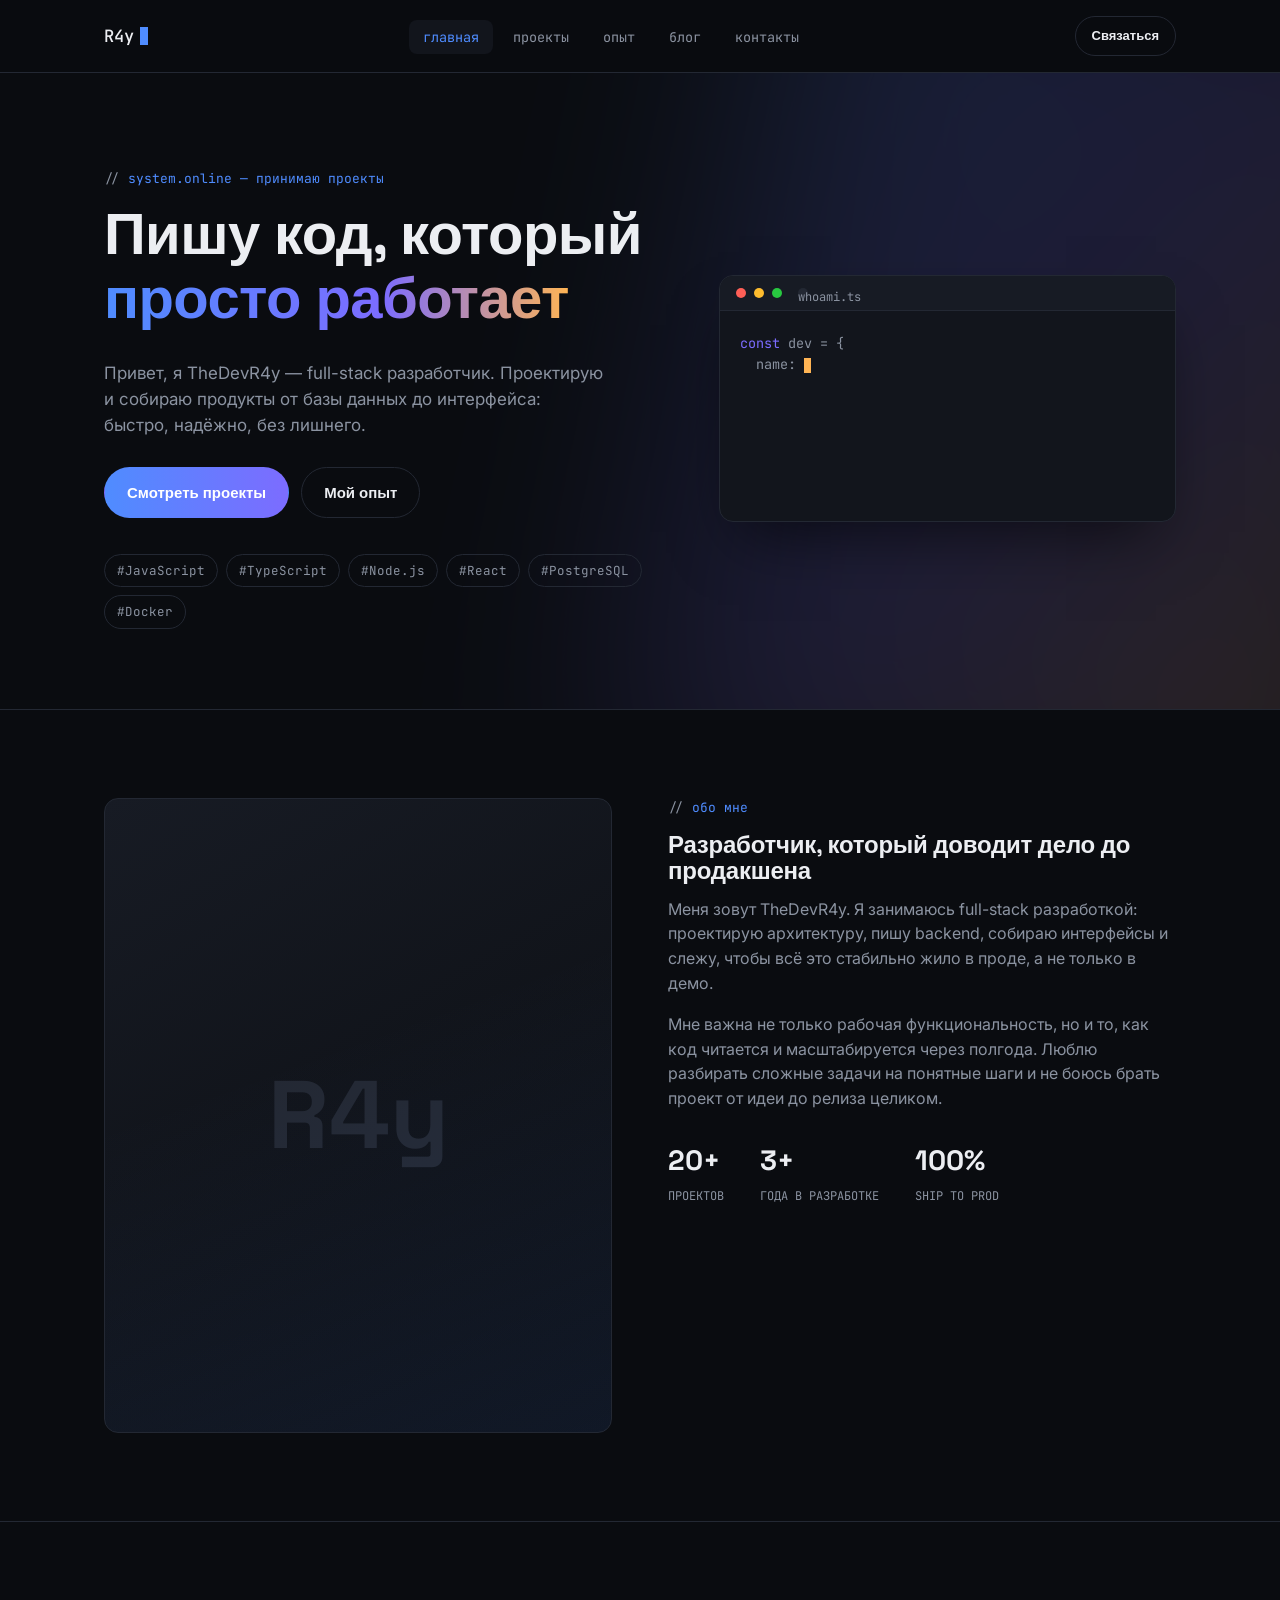
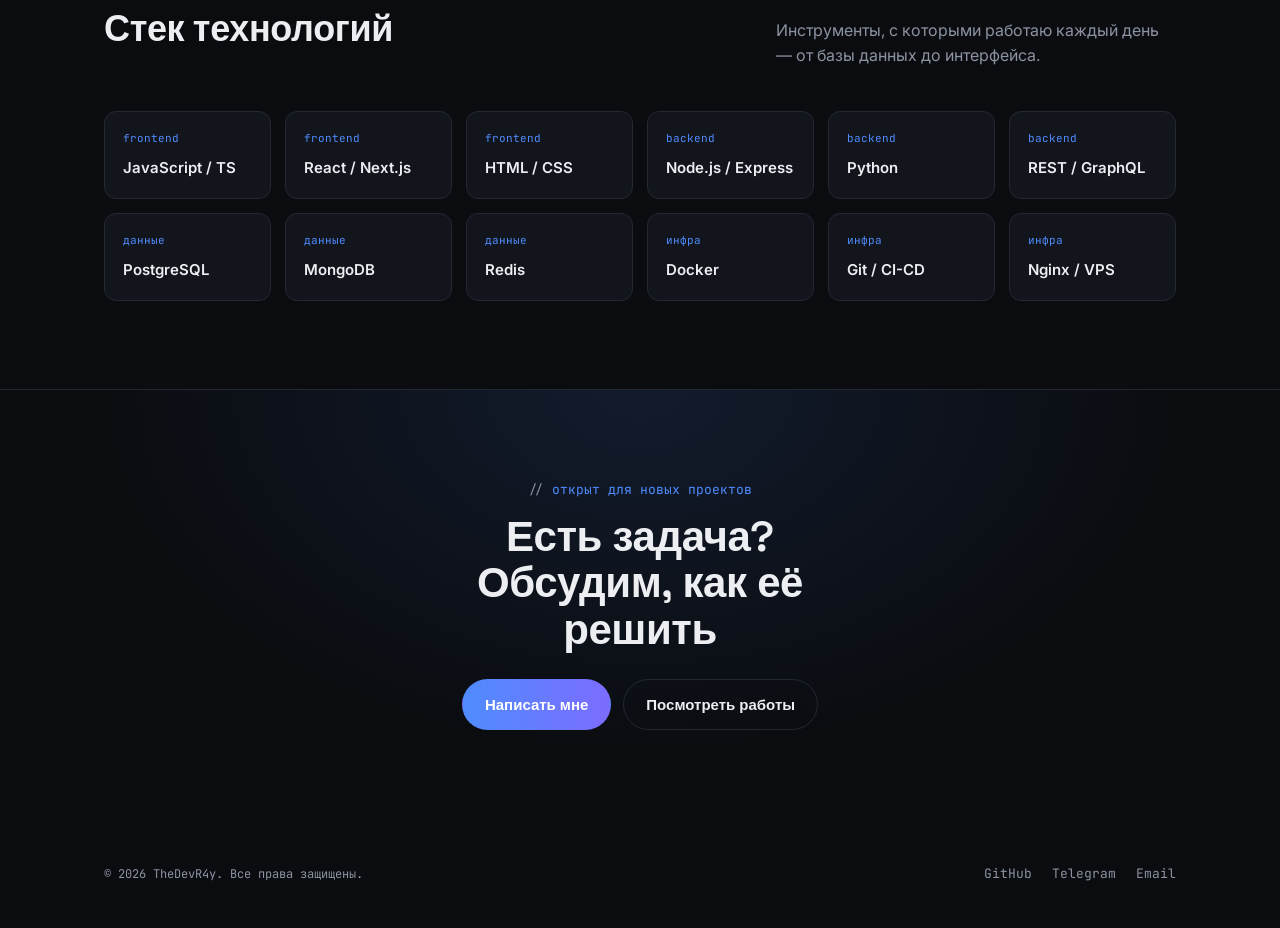
<file: index.html>
<!DOCTYPE html>
<html lang="ru">
<head>
<meta charset="UTF-8">
<meta name="viewport" content="width=device-width, initial-scale=1.0">
<title>TheDevR4y — Full-stack разработчик</title>
<meta name="description" content="Портфолио TheDevR4y — full-stack разработчика. Проекты, стек технологий, опыт работы и блог.">
<link rel="stylesheet" href="assets/style.css">
</head>
<body>

<header class="site-header">
  <div class="wrap">
    <a href="index.html" class="logo">R4y<span class="cursor"></span></a>
    <nav class="main-nav" id="main-nav">
      <ul>
        <li><a href="index.html">главная</a></li>
        <li><a href="projects.html">проекты</a></li>
        <li><a href="resume.html">опыт</a></li>
        <li><a href="blog.html">блог</a></li>
        <li><a href="contact.html">контакты</a></li>
      </ul>
    </nav>
    <div class="header-actions">
      <a href="contact.html" class="btn btn-ghost btn-sm">Связаться</a>
      <button class="nav-toggle" aria-label="Меню" aria-expanded="false">☰</button>
    </div>
  </div>
</header>

<section class="hero">
  <div class="wrap hero-grid">
    <div>
      <div class="eyebrow">system.online — принимаю проекты</div>
      <h1>Пишу код, который <span class="grad">просто работает</span></h1>
      <p class="hero-lede">Привет, я TheDevR4y — full-stack разработчик. Проектирую и собираю продукты от базы данных до интерфейса: быстро, надёжно, без лишнего.</p>
      <div class="hero-actions">
        <a href="projects.html" class="btn btn-primary">Смотреть проекты</a>
        <a href="resume.html" class="btn btn-ghost">Мой опыт</a>
      </div>
      <div class="hero-tags">
        <span class="tag">#JavaScript</span>
        <span class="tag">#TypeScript</span>
        <span class="tag">#Node.js</span>
        <span class="tag">#React</span>
        <span class="tag">#PostgreSQL</span>
        <span class="tag">#Docker</span>
      </div>
    </div>
    <div class="terminal reveal">
      <div class="terminal-bar">
        <span></span><span></span><span></span>
        <span class="fname">whoami.ts</span>
      </div>
      <div class="terminal-body" data-type-lines='["<span class=\"kw\">const</span> dev = {", "&nbsp;&nbsp;name: <span class=\"str\">\"TheDevR4y\"</span>,", "&nbsp;&nbsp;role: <span class=\"str\">\"Full-stack Developer\"</span>,", "&nbsp;&nbsp;stack: [<span class=\"str\">\"JS\"</span>, <span class=\"str\">\"TS\"</span>, <span class=\"str\">\"Node\"</span>, <span class=\"str\">\"React\"</span>],", "&nbsp;&nbsp;focus: <span class=\"str\">\"чистый код и живые продукты\"</span>", "};", "", "<span class=\"fn\">deploy</span>(dev); <span class=\"cmt\">// → production</span>"]'></div>
    </div>
  </div>
</section>

<section id="about">
  <div class="wrap two-col">
    <div class="about-photo reveal">
      <div class="initials">R4y</div>
    </div>
    <div class="reveal">
      <div class="eyebrow">обо мне</div>
      <h2>Разработчик, который доводит дело до продакшена</h2>
      <p>Меня зовут TheDevR4y. Я занимаюсь full-stack разработкой: проектирую архитектуру, пишу backend, собираю интерфейсы и слежу, чтобы всё это стабильно жило в проде, а не только в демо.</p>
      <p>Мне важна не только рабочая функциональность, но и то, как код читается и масштабируется через полгода. Люблю разбирать сложные задачи на понятные шаги и не боюсь брать проект от идеи до релиза целиком.</p>
      <div class="stat-row">
        <div class="stat"><b>20+</b><span>ПРОЕКТОВ</span></div>
        <div class="stat"><b>3+</b><span>ГОДА В РАЗРАБОТКЕ</span></div>
        <div class="stat"><b>100%</b><span>SHIP TO PROD</span></div>
      </div>
    </div>
  </div>
</section>

<section id="stack">
  <div class="wrap">
    <div class="section-head">
      <h2>Стек технологий</h2>
      <p>Инструменты, с которыми работаю каждый день — от базы данных до интерфейса.</p>
    </div>
    <div class="stack-grid">
      <div class="stack-item reveal"><span class="cat">frontend</span><span class="name">JavaScript / TS</span></div>
      <div class="stack-item reveal"><span class="cat">frontend</span><span class="name">React / Next.js</span></div>
      <div class="stack-item reveal"><span class="cat">frontend</span><span class="name">HTML / CSS</span></div>
      <div class="stack-item reveal"><span class="cat">backend</span><span class="name">Node.js / Express</span></div>
      <div class="stack-item reveal"><span class="cat">backend</span><span class="name">Python</span></div>
      <div class="stack-item reveal"><span class="cat">backend</span><span class="name">REST / GraphQL</span></div>
      <div class="stack-item reveal"><span class="cat">данные</span><span class="name">PostgreSQL</span></div>
      <div class="stack-item reveal"><span class="cat">данные</span><span class="name">MongoDB</span></div>
      <div class="stack-item reveal"><span class="cat">данные</span><span class="name">Redis</span></div>
      <div class="stack-item reveal"><span class="cat">инфра</span><span class="name">Docker</span></div>
      <div class="stack-item reveal"><span class="cat">инфра</span><span class="name">Git / CI-CD</span></div>
      <div class="stack-item reveal"><span class="cat">инфра</span><span class="name">Nginx / VPS</span></div>
    </div>
  </div>
</section>

<section class="cta">
  <div class="wrap">
    <div class="eyebrow" style="justify-content:center">открыт для новых проектов</div>
    <h2>Есть задача? Обсудим, как её решить</h2>
    <div class="cta-actions">
      <a href="contact.html" class="btn btn-primary">Написать мне</a>
      <a href="projects.html" class="btn btn-ghost">Посмотреть работы</a>
    </div>
  </div>
</section>

<footer class="site-footer">
  <div class="wrap footer-grid">
    <span class="copyright">© 2026 TheDevR4y. Все права защищены.</span>
    <div class="footer-links">
      <a href="https://github.com" target="_blank" rel="noopener">GitHub</a>
      <a href="https://t.me" target="_blank" rel="noopener">Telegram</a>
      <a href="mailto:hello@thedevr4y.dev">Email</a>
    </div>
  </div>
</footer>

<script src="assets/script.js"></script>
</body>
</html>
</file>
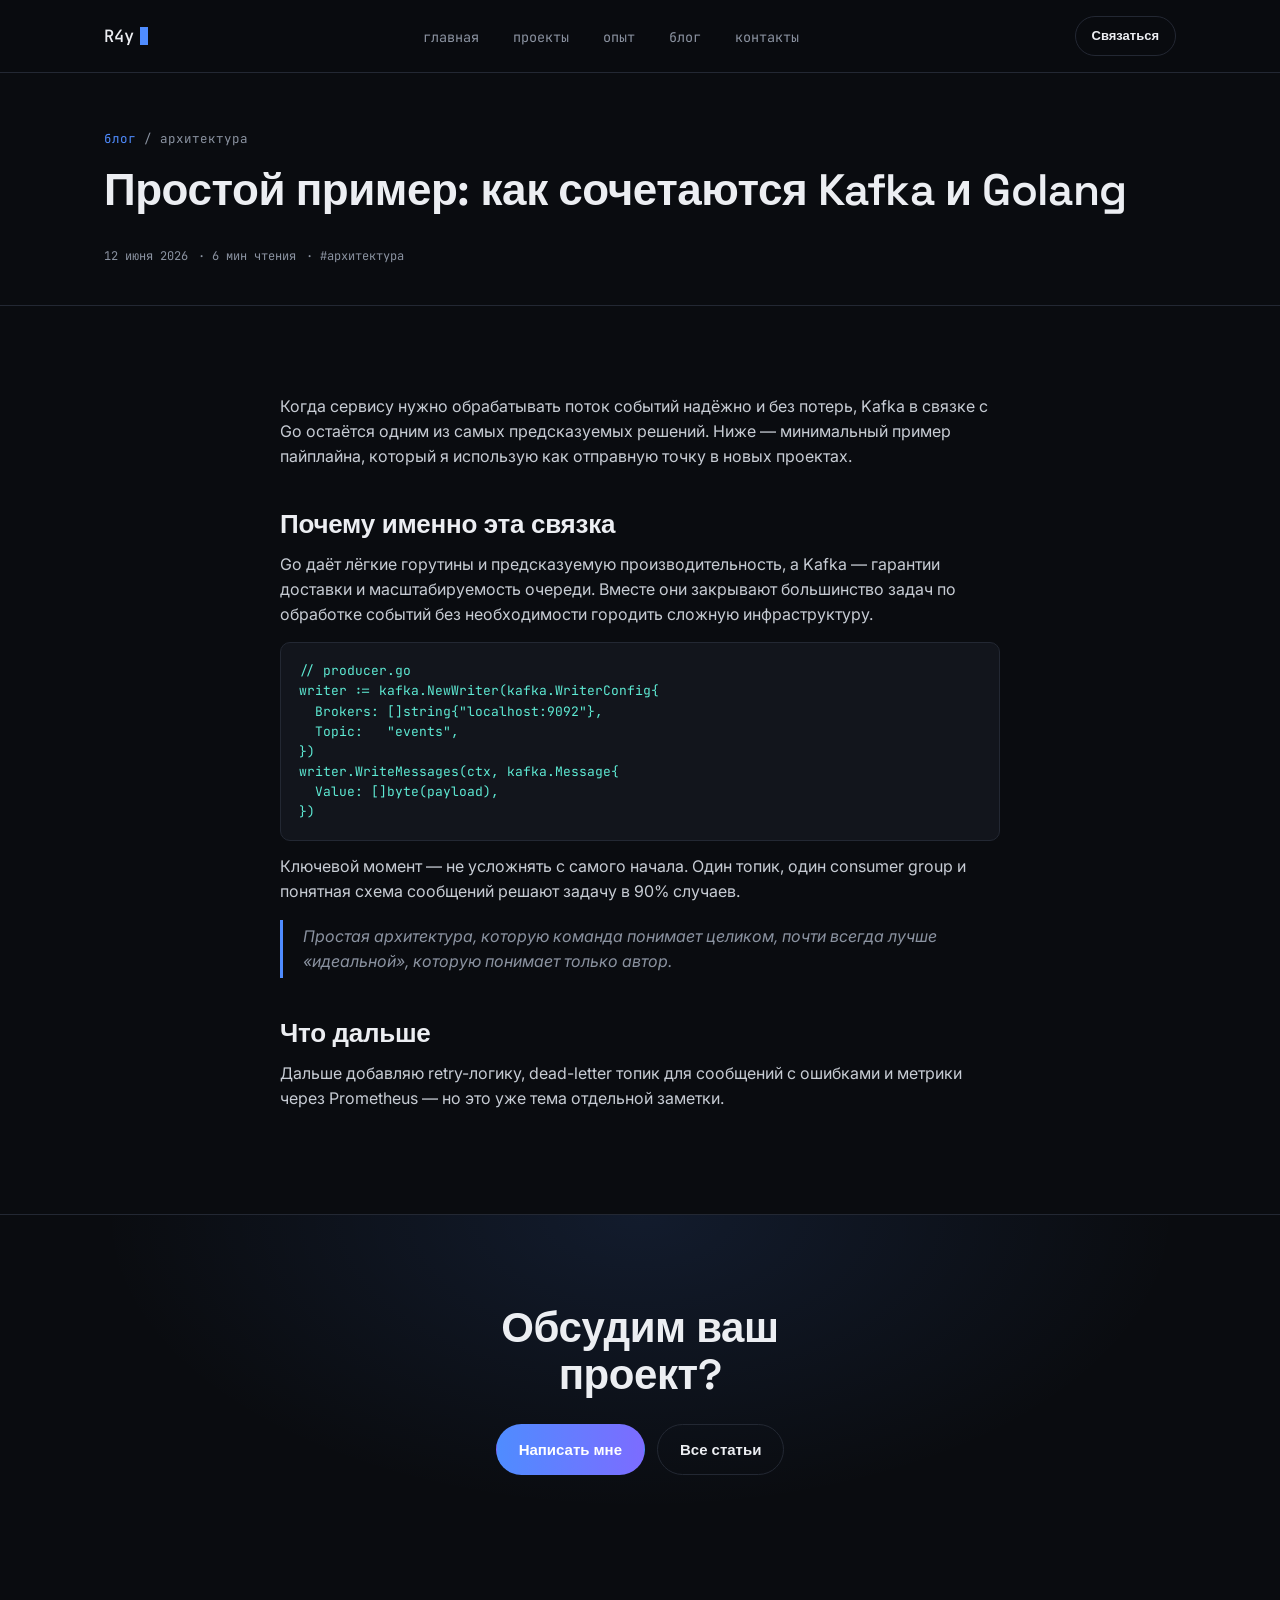
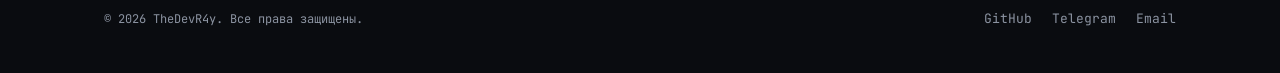
<file: blog-post.html>
<!DOCTYPE html>
<html lang="ru">
<head>
<meta charset="UTF-8">
<meta name="viewport" content="width=device-width, initial-scale=1.0">
<title>Простой пример: Kafka + Golang — блог TheDevR4y</title>
<meta name="description" content="Как построить надёжный пайплайн обработки событий на Kafka и Golang без лишней сложности.">
<link rel="stylesheet" href="assets/style.css">
</head>
<body>

<header class="site-header">
  <div class="wrap">
    <a href="index.html" class="logo">R4y<span class="cursor"></span></a>
    <nav class="main-nav" id="main-nav">
      <ul>
        <li><a href="index.html">главная</a></li>
        <li><a href="projects.html">проекты</a></li>
        <li><a href="resume.html">опыт</a></li>
        <li><a href="blog.html">блог</a></li>
        <li><a href="contact.html">контакты</a></li>
      </ul>
    </nav>
    <div class="header-actions">
      <a href="contact.html" class="btn btn-ghost btn-sm">Связаться</a>
      <button class="nav-toggle" aria-label="Меню" aria-expanded="false">☰</button>
    </div>
  </div>
</header>

<section class="page-hero">
  <div class="wrap">
    <div class="breadcrumb"><a href="blog.html">блог</a> / архитектура</div>
    <h1>Простой пример: как сочетаются Kafka и Golang</h1>
    <span class="post-meta" style="margin-top:6px;"><span>12 июня 2026</span><span>· 6 мин чтения</span><span>· #архитектура</span></span>
  </div>
</section>

<section>
  <div class="wrap">
    <article class="post-content reveal">
      <p>Когда сервису нужно обрабатывать поток событий надёжно и без потерь, Kafka в связке с Go остаётся одним из самых предсказуемых решений. Ниже — минимальный пример пайплайна, который я использую как отправную точку в новых проектах.</p>

      <h2>Почему именно эта связка</h2>
      <p>Go даёт лёгкие горутины и предсказуемую производительность, а Kafka — гарантии доставки и масштабируемость очереди. Вместе они закрывают большинство задач по обработке событий без необходимости городить сложную инфраструктуру.</p>

      <pre><span class="cmt">// producer.go</span>
writer := kafka.NewWriter(kafka.WriterConfig{
  Brokers: []string{"localhost:9092"},
  Topic:   "events",
})
writer.WriteMessages(ctx, kafka.Message{
  Value: []byte(payload),
})</pre>

      <p>Ключевой момент — не усложнять с самого начала. Один топик, один consumer group и понятная схема сообщений решают задачу в 90% случаев.</p>

      <blockquote>Простая архитектура, которую команда понимает целиком, почти всегда лучше «идеальной», которую понимает только автор.</blockquote>

      <h2>Что дальше</h2>
      <p>Дальше добавляю retry-логику, dead-letter топик для сообщений с ошибками и метрики через Prometheus — но это уже тема отдельной заметки.</p>
    </article>
  </div>
</section>

<section class="cta">
  <div class="wrap">
    <h2>Обсудим ваш проект?</h2>
    <div class="cta-actions">
      <a href="contact.html" class="btn btn-primary">Написать мне</a>
      <a href="blog.html" class="btn btn-ghost">Все статьи</a>
    </div>
  </div>
</section>

<footer class="site-footer">
  <div class="wrap footer-grid">
    <span class="copyright">© 2026 TheDevR4y. Все права защищены.</span>
    <div class="footer-links">
      <a href="https://github.com" target="_blank" rel="noopener">GitHub</a>
      <a href="https://t.me" target="_blank" rel="noopener">Telegram</a>
      <a href="mailto:hello@thedevr4y.dev">Email</a>
    </div>
  </div>
</footer>

<script src="assets/script.js"></script>
</body>
</html>
</file>
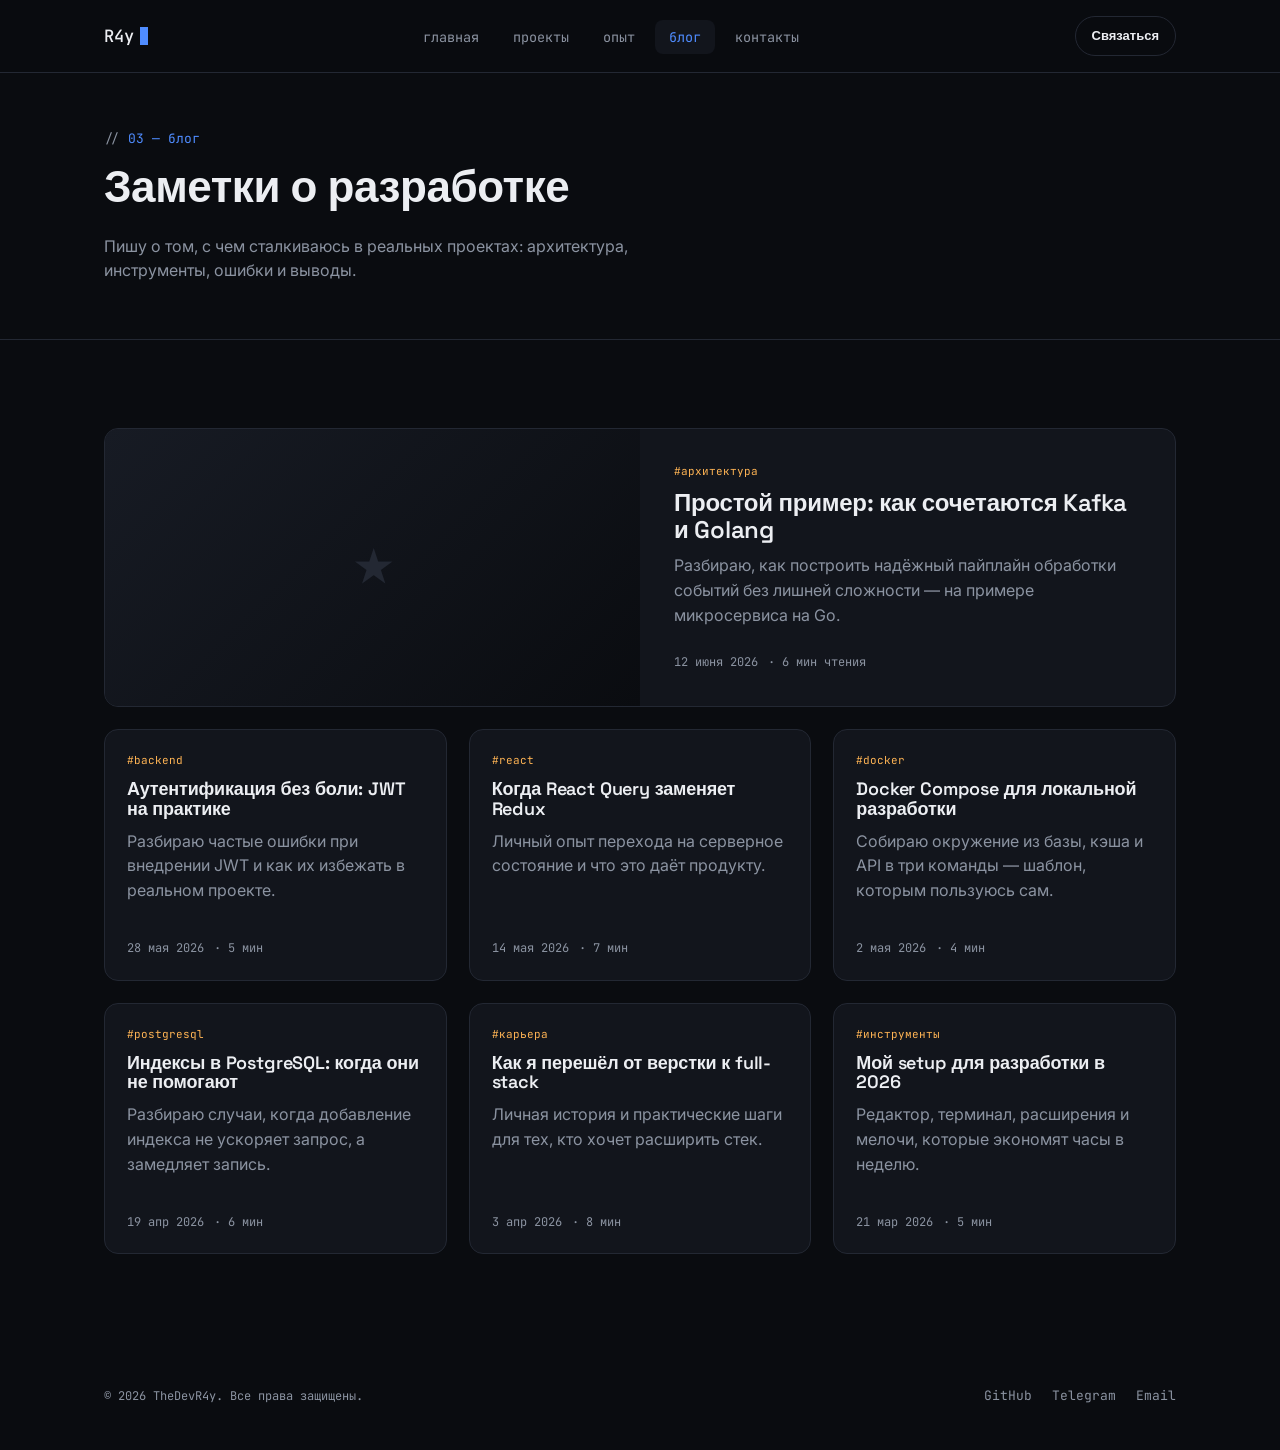
<file: blog.html>
<!DOCTYPE html>
<html lang="ru">
<head>
<meta charset="UTF-8">
<meta name="viewport" content="width=device-width, initial-scale=1.0">
<title>Блог — TheDevR4y</title>
<meta name="description" content="Заметки TheDevR4y о разработке, архитектуре и инструментах.">
<link rel="stylesheet" href="assets/style.css">
</head>
<body>

<header class="site-header">
  <div class="wrap">
    <a href="index.html" class="logo">R4y<span class="cursor"></span></a>
    <nav class="main-nav" id="main-nav">
      <ul>
        <li><a href="index.html">главная</a></li>
        <li><a href="projects.html">проекты</a></li>
        <li><a href="resume.html">опыт</a></li>
        <li><a href="blog.html">блог</a></li>
        <li><a href="contact.html">контакты</a></li>
      </ul>
    </nav>
    <div class="header-actions">
      <a href="contact.html" class="btn btn-ghost btn-sm">Связаться</a>
      <button class="nav-toggle" aria-label="Меню" aria-expanded="false">☰</button>
    </div>
  </div>
</header>

<section class="page-hero">
  <div class="wrap">
    <div class="eyebrow">03 — блог</div>
    <h1>Заметки о разработке</h1>
    <p style="max-width:60ch">Пишу о том, с чем сталкиваюсь в реальных проектах: архитектура, инструменты, ошибки и выводы.</p>
  </div>
</section>

<section>
  <div class="wrap">

    <a href="blog-post.html" class="post-featured reveal">
      <div class="ph"><span class="glyph" style="font-family:'Space Grotesk';font-weight:700;font-size:42px;color:var(--line);">★</span></div>
      <div class="pf-body">
        <span class="post-tag">#архитектура</span>
        <h3 style="font-size:24px;margin:10px 0;">Простой пример: как сочетаются Kafka и Golang</h3>
        <p>Разбираю, как построить надёжный пайплайн обработки событий без лишней сложности — на примере микросервиса на Go.</p>
        <span class="post-meta"><span>12 июня 2026</span><span>· 6 мин чтения</span></span>
      </div>
    </a>

    <div class="blog-grid">
      <a href="blog-post.html" class="post-card reveal">
        <span class="post-tag">#backend</span>
        <h3>Аутентификация без боли: JWT на практике</h3>
        <p>Разбираю частые ошибки при внедрении JWT и как их избежать в реальном проекте.</p>
        <span class="post-meta"><span>28 мая 2026</span><span>· 5 мин</span></span>
      </a>
      <a href="blog-post.html" class="post-card reveal">
        <span class="post-tag">#react</span>
        <h3>Когда React Query заменяет Redux</h3>
        <p>Личный опыт перехода на серверное состояние и что это даёт продукту.</p>
        <span class="post-meta"><span>14 мая 2026</span><span>· 7 мин</span></span>
      </a>
      <a href="blog-post.html" class="post-card reveal">
        <span class="post-tag">#docker</span>
        <h3>Docker Compose для локальной разработки</h3>
        <p>Собираю окружение из базы, кэша и API в три команды — шаблон, которым пользуюсь сам.</p>
        <span class="post-meta"><span>2 мая 2026</span><span>· 4 мин</span></span>
      </a>
      <a href="blog-post.html" class="post-card reveal">
        <span class="post-tag">#postgresql</span>
        <h3>Индексы в PostgreSQL: когда они не помогают</h3>
        <p>Разбираю случаи, когда добавление индекса не ускоряет запрос, а замедляет запись.</p>
        <span class="post-meta"><span>19 апр 2026</span><span>· 6 мин</span></span>
      </a>
      <a href="blog-post.html" class="post-card reveal">
        <span class="post-tag">#карьера</span>
        <h3>Как я перешёл от верстки к full-stack</h3>
        <p>Личная история и практические шаги для тех, кто хочет расширить стек.</p>
        <span class="post-meta"><span>3 апр 2026</span><span>· 8 мин</span></span>
      </a>
      <a href="blog-post.html" class="post-card reveal">
        <span class="post-tag">#инструменты</span>
        <h3>Мой setup для разработки в 2026</h3>
        <p>Редактор, терминал, расширения и мелочи, которые экономят часы в неделю.</p>
        <span class="post-meta"><span>21 мар 2026</span><span>· 5 мин</span></span>
      </a>
    </div>
  </div>
</section>

<footer class="site-footer">
  <div class="wrap footer-grid">
    <span class="copyright">© 2026 TheDevR4y. Все права защищены.</span>
    <div class="footer-links">
      <a href="https://github.com" target="_blank" rel="noopener">GitHub</a>
      <a href="https://t.me" target="_blank" rel="noopener">Telegram</a>
      <a href="mailto:hello@thedevr4y.dev">Email</a>
    </div>
  </div>
</footer>

<script src="assets/script.js"></script>
</body>
</html>
</file>
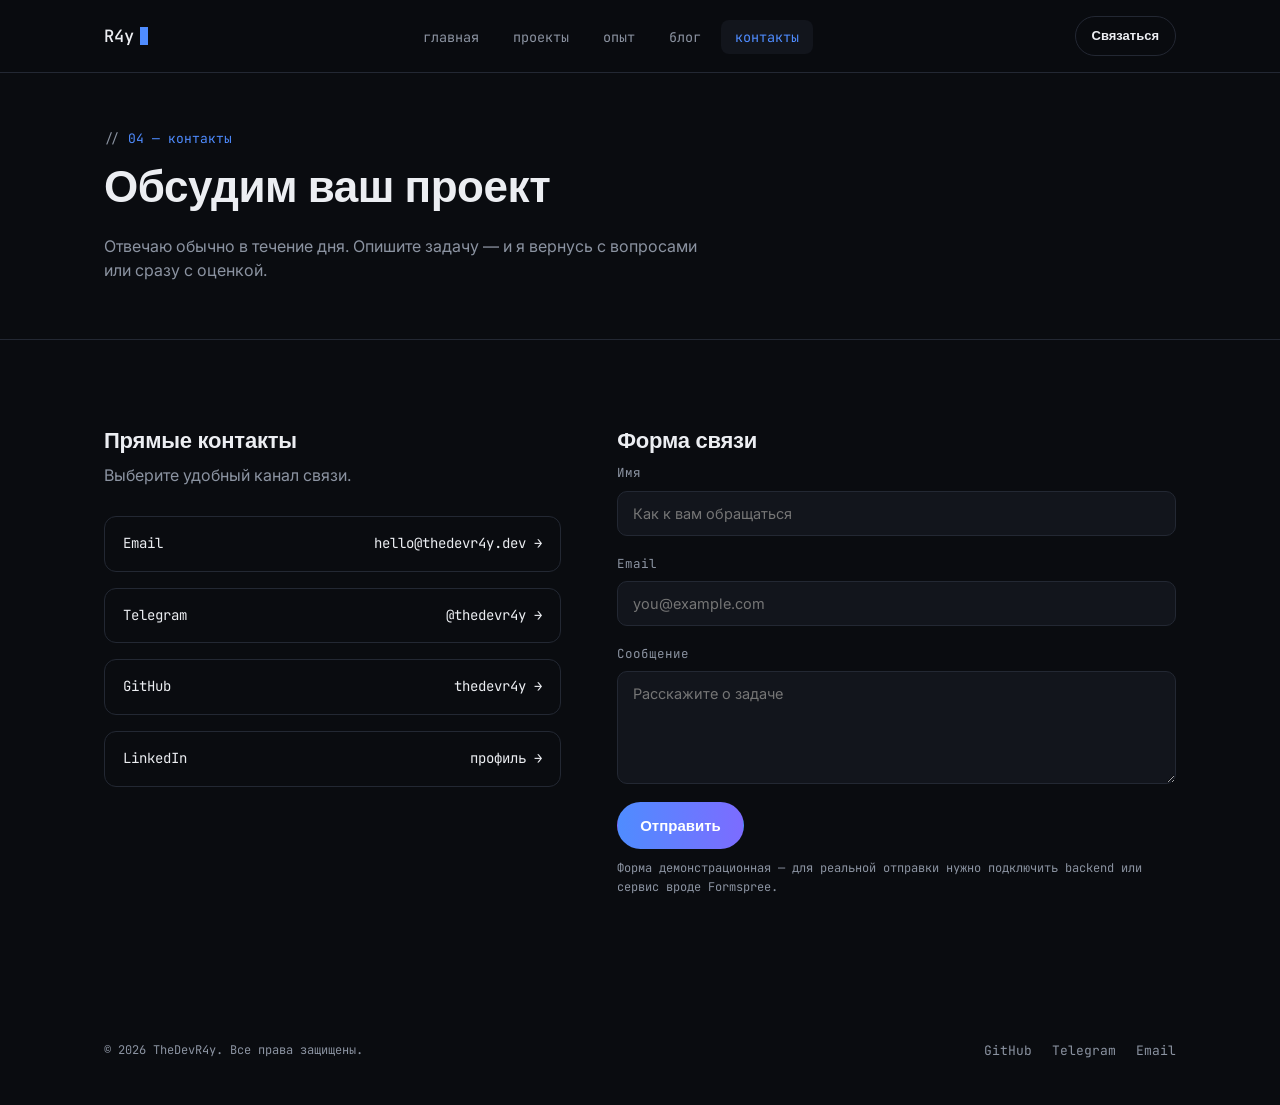
<file: contact.html>
<!DOCTYPE html>
<html lang="ru">
<head>
<meta charset="UTF-8">
<meta name="viewport" content="width=device-width, initial-scale=1.0">
<title>Контакты — TheDevR4y</title>
<meta name="description" content="Свяжитесь с TheDevR4y — full-stack разработчиком — по email, telegram или через форму.">
<link rel="stylesheet" href="assets/style.css">
</head>
<body>

<header class="site-header">
  <div class="wrap">
    <a href="index.html" class="logo">R4y<span class="cursor"></span></a>
    <nav class="main-nav" id="main-nav">
      <ul>
        <li><a href="index.html">главная</a></li>
        <li><a href="projects.html">проекты</a></li>
        <li><a href="resume.html">опыт</a></li>
        <li><a href="blog.html">блог</a></li>
        <li><a href="contact.html">контакты</a></li>
      </ul>
    </nav>
    <div class="header-actions">
      <a href="contact.html" class="btn btn-ghost btn-sm">Связаться</a>
      <button class="nav-toggle" aria-label="Меню" aria-expanded="false">☰</button>
    </div>
  </div>
</header>

<section class="page-hero">
  <div class="wrap">
    <div class="eyebrow">04 — контакты</div>
    <h1>Обсудим ваш проект</h1>
    <p style="max-width:60ch">Отвечаю обычно в течение дня. Опишите задачу — и я вернусь с вопросами или сразу с оценкой.</p>
  </div>
</section>

<section>
  <div class="wrap contact-grid">
    <div class="reveal">
      <h2 style="font-size:22px;">Прямые контакты</h2>
      <p>Выберите удобный канал связи.</p>
      <div class="contact-list">
        <a href="mailto:hello@thedevr4y.dev">Email <span>hello@thedevr4y.dev →</span></a>
        <a href="https://t.me/thedevr4y" target="_blank" rel="noopener">Telegram <span>@thedevr4y →</span></a>
        <a href="https://github.com/thedevr4y" target="_blank" rel="noopener">GitHub <span>thedevr4y →</span></a>
        <a href="https://linkedin.com" target="_blank" rel="noopener">LinkedIn <span>профиль →</span></a>
      </div>
    </div>

    <div class="reveal">
      <h2 style="font-size:22px;">Форма связи</h2>
      <form id="contact-form">
        <div class="field">
          <label for="name">Имя</label>
          <input type="text" id="name" name="name" placeholder="Как к вам обращаться" required>
        </div>
        <div class="field">
          <label for="email">Email</label>
          <input type="email" id="email" name="email" placeholder="you@example.com" required>
        </div>
        <div class="field">
          <label for="message">Сообщение</label>
          <textarea id="message" name="message" rows="5" placeholder="Расскажите о задаче" required></textarea>
        </div>
        <button type="submit" class="btn btn-primary">Отправить</button>
        <p class="form-note">Форма демонстрационная — для реальной отправки нужно подключить backend или сервис вроде Formspree.</p>
      </form>
    </div>
  </div>
</section>

<footer class="site-footer">
  <div class="wrap footer-grid">
    <span class="copyright">© 2026 TheDevR4y. Все права защищены.</span>
    <div class="footer-links">
      <a href="https://github.com" target="_blank" rel="noopener">GitHub</a>
      <a href="https://t.me" target="_blank" rel="noopener">Telegram</a>
      <a href="mailto:hello@thedevr4y.dev">Email</a>
    </div>
  </div>
</footer>

<script src="assets/script.js"></script>
</body>
</html>
</file>
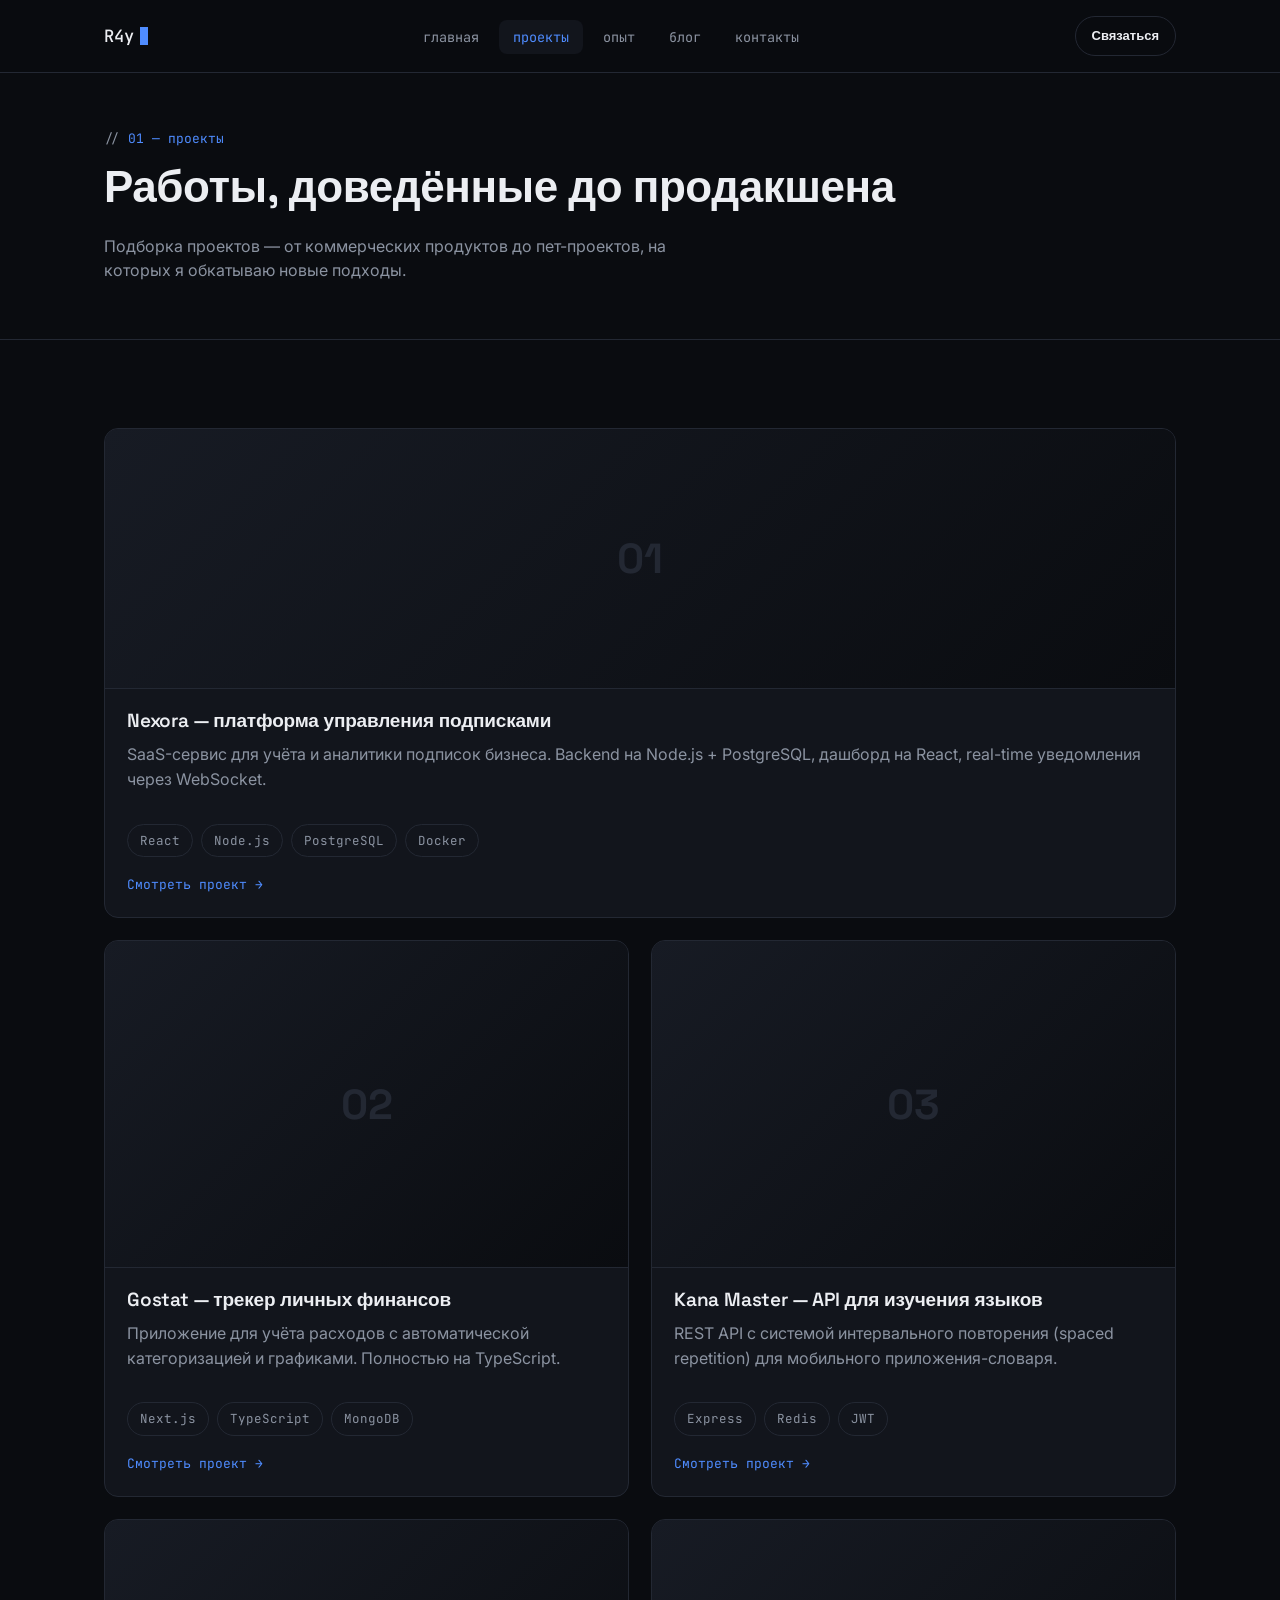
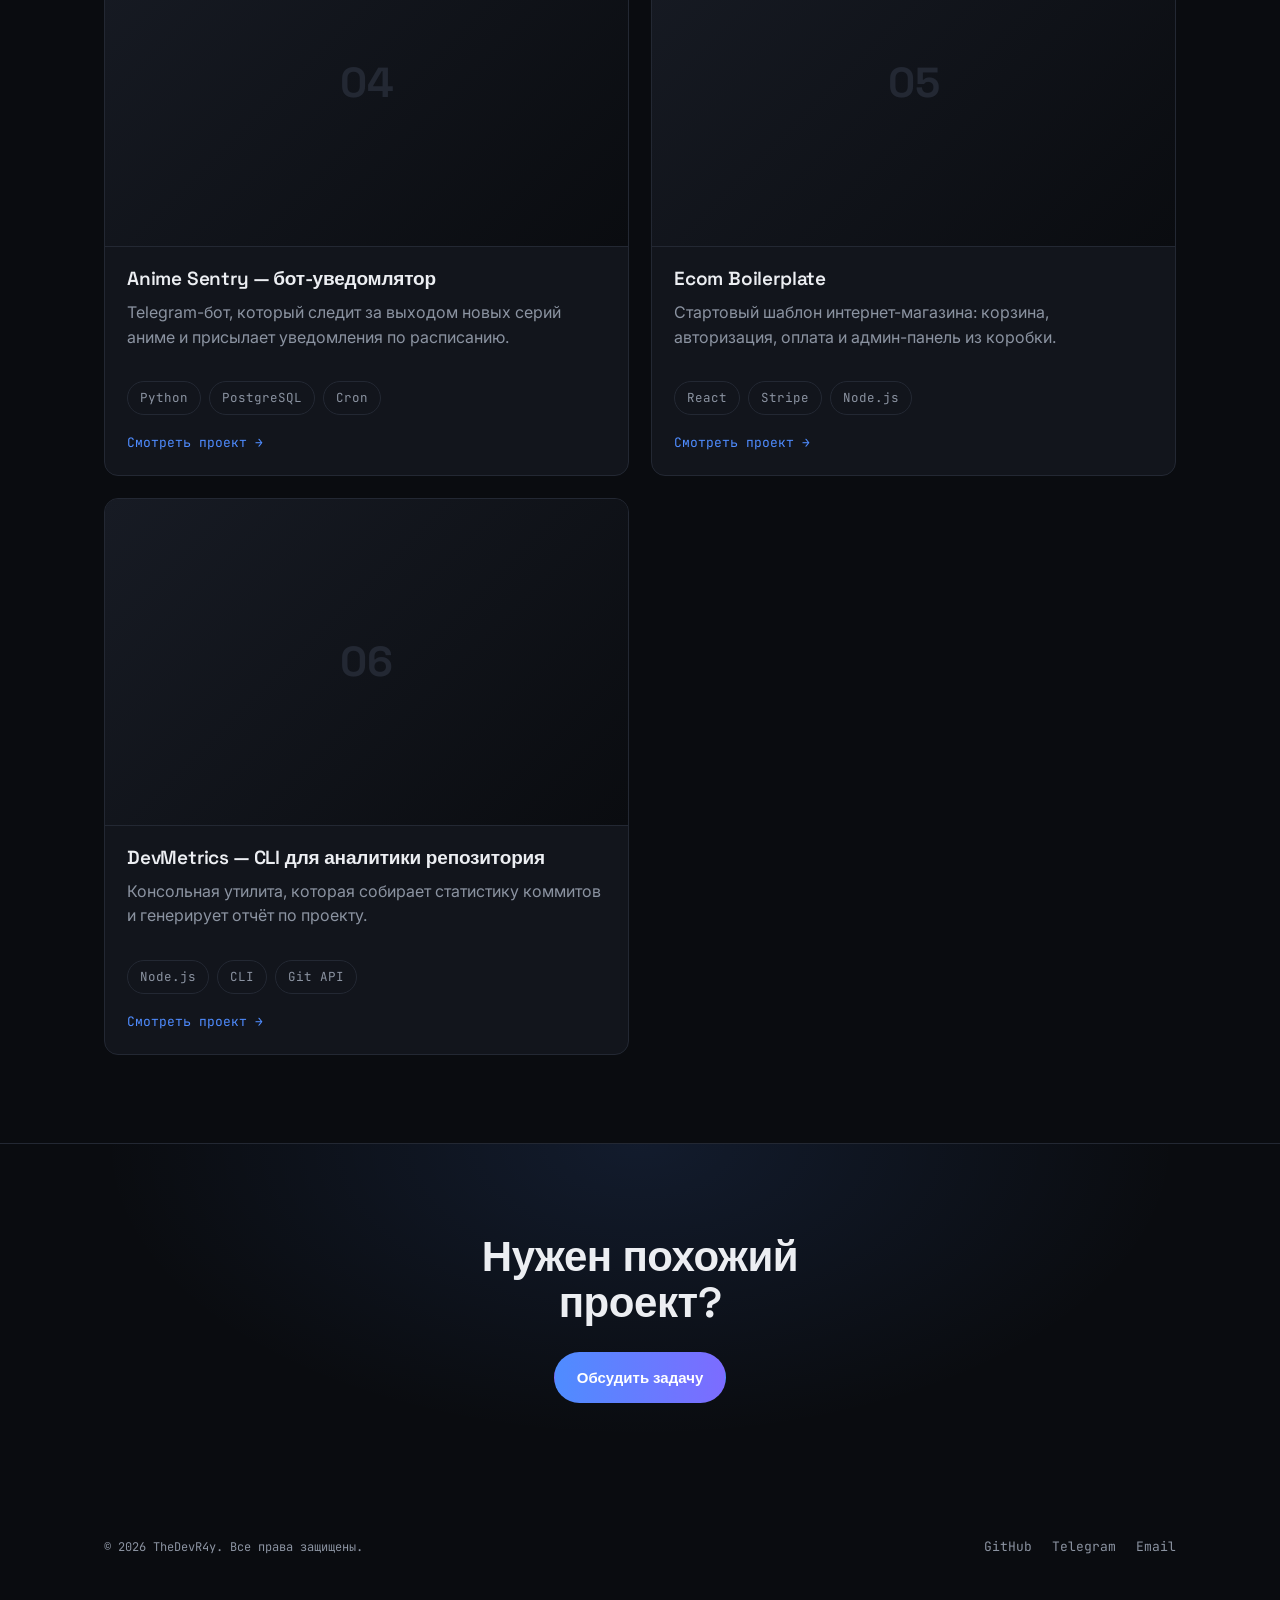
<file: projects.html>
<!DOCTYPE html>
<html lang="ru">
<head>
<meta charset="UTF-8">
<meta name="viewport" content="width=device-width, initial-scale=1.0">
<title>Проекты — TheDevR4y</title>
<meta name="description" content="Проекты TheDevR4y: веб-приложения, API и продукты, собранные от идеи до продакшена.">
<link rel="stylesheet" href="assets/style.css">
</head>
<body>

<header class="site-header">
  <div class="wrap">
    <a href="index.html" class="logo">R4y<span class="cursor"></span></a>
    <nav class="main-nav" id="main-nav">
      <ul>
        <li><a href="index.html">главная</a></li>
        <li><a href="projects.html">проекты</a></li>
        <li><a href="resume.html">опыт</a></li>
        <li><a href="blog.html">блог</a></li>
        <li><a href="contact.html">контакты</a></li>
      </ul>
    </nav>
    <div class="header-actions">
      <a href="contact.html" class="btn btn-ghost btn-sm">Связаться</a>
      <button class="nav-toggle" aria-label="Меню" aria-expanded="false">☰</button>
    </div>
  </div>
</header>

<section class="page-hero">
  <div class="wrap">
    <div class="eyebrow">01 — проекты</div>
    <h1>Работы, доведённые до продакшена</h1>
    <p style="max-width:60ch">Подборка проектов — от коммерческих продуктов до пет-проектов, на которых я обкатываю новые подходы.</p>
  </div>
</section>

<section>
  <div class="wrap">
    <div class="project-grid">

      <article class="project-card featured reveal">
        <div class="project-thumb"><span class="glyph">01</span></div>
        <div class="project-body">
          <h3>Nexora — платформа управления подписками</h3>
          <p>SaaS-сервис для учёта и аналитики подписок бизнеса. Backend на Node.js + PostgreSQL, дашборд на React, real-time уведомления через WebSocket.</p>
          <div class="project-meta">
            <span class="tag">React</span><span class="tag">Node.js</span><span class="tag">PostgreSQL</span><span class="tag">Docker</span>
          </div>
          <a href="#" class="project-link">Смотреть проект →</a>
        </div>
      </article>

      <article class="project-card reveal">
        <div class="project-thumb"><span class="glyph">02</span></div>
        <div class="project-body">
          <h3>Gostat — трекер личных финансов</h3>
          <p>Приложение для учёта расходов с автоматической категоризацией и графиками. Полностью на TypeScript.</p>
          <div class="project-meta"><span class="tag">Next.js</span><span class="tag">TypeScript</span><span class="tag">MongoDB</span></div>
          <a href="#" class="project-link">Смотреть проект →</a>
        </div>
      </article>

      <article class="project-card reveal">
        <div class="project-thumb"><span class="glyph">03</span></div>
        <div class="project-body">
          <h3>Kana Master — API для изучения языков</h3>
          <p>REST API с системой интервального повторения (spaced repetition) для мобильного приложения-словаря.</p>
          <div class="project-meta"><span class="tag">Express</span><span class="tag">Redis</span><span class="tag">JWT</span></div>
          <a href="#" class="project-link">Смотреть проект →</a>
        </div>
      </article>

      <article class="project-card reveal">
        <div class="project-thumb"><span class="glyph">04</span></div>
        <div class="project-body">
          <h3>Anime Sentry — бот-уведомлятор</h3>
          <p>Telegram-бот, который следит за выходом новых серий аниме и присылает уведомления по расписанию.</p>
          <div class="project-meta"><span class="tag">Python</span><span class="tag">PostgreSQL</span><span class="tag">Cron</span></div>
          <a href="#" class="project-link">Смотреть проект →</a>
        </div>
      </article>

      <article class="project-card reveal">
        <div class="project-thumb"><span class="glyph">05</span></div>
        <div class="project-body">
          <h3>Ecom Boilerplate</h3>
          <p>Стартовый шаблон интернет-магазина: корзина, авторизация, оплата и админ-панель из коробки.</p>
          <div class="project-meta"><span class="tag">React</span><span class="tag">Stripe</span><span class="tag">Node.js</span></div>
          <a href="#" class="project-link">Смотреть проект →</a>
        </div>
      </article>

      <article class="project-card reveal">
        <div class="project-thumb"><span class="glyph">06</span></div>
        <div class="project-body">
          <h3>DevMetrics — CLI для аналитики репозитория</h3>
          <p>Консольная утилита, которая собирает статистику коммитов и генерирует отчёт по проекту.</p>
          <div class="project-meta"><span class="tag">Node.js</span><span class="tag">CLI</span><span class="tag">Git API</span></div>
          <a href="#" class="project-link">Смотреть проект →</a>
        </div>
      </article>

    </div>
  </div>
</section>

<section class="cta">
  <div class="wrap">
    <h2>Нужен похожий проект?</h2>
    <div class="cta-actions">
      <a href="contact.html" class="btn btn-primary">Обсудить задачу</a>
    </div>
  </div>
</section>

<footer class="site-footer">
  <div class="wrap footer-grid">
    <span class="copyright">© 2026 TheDevR4y. Все права защищены.</span>
    <div class="footer-links">
      <a href="https://github.com" target="_blank" rel="noopener">GitHub</a>
      <a href="https://t.me" target="_blank" rel="noopener">Telegram</a>
      <a href="mailto:hello@thedevr4y.dev">Email</a>
    </div>
  </div>
</footer>

<script src="assets/script.js"></script>
</body>
</html>
</file>
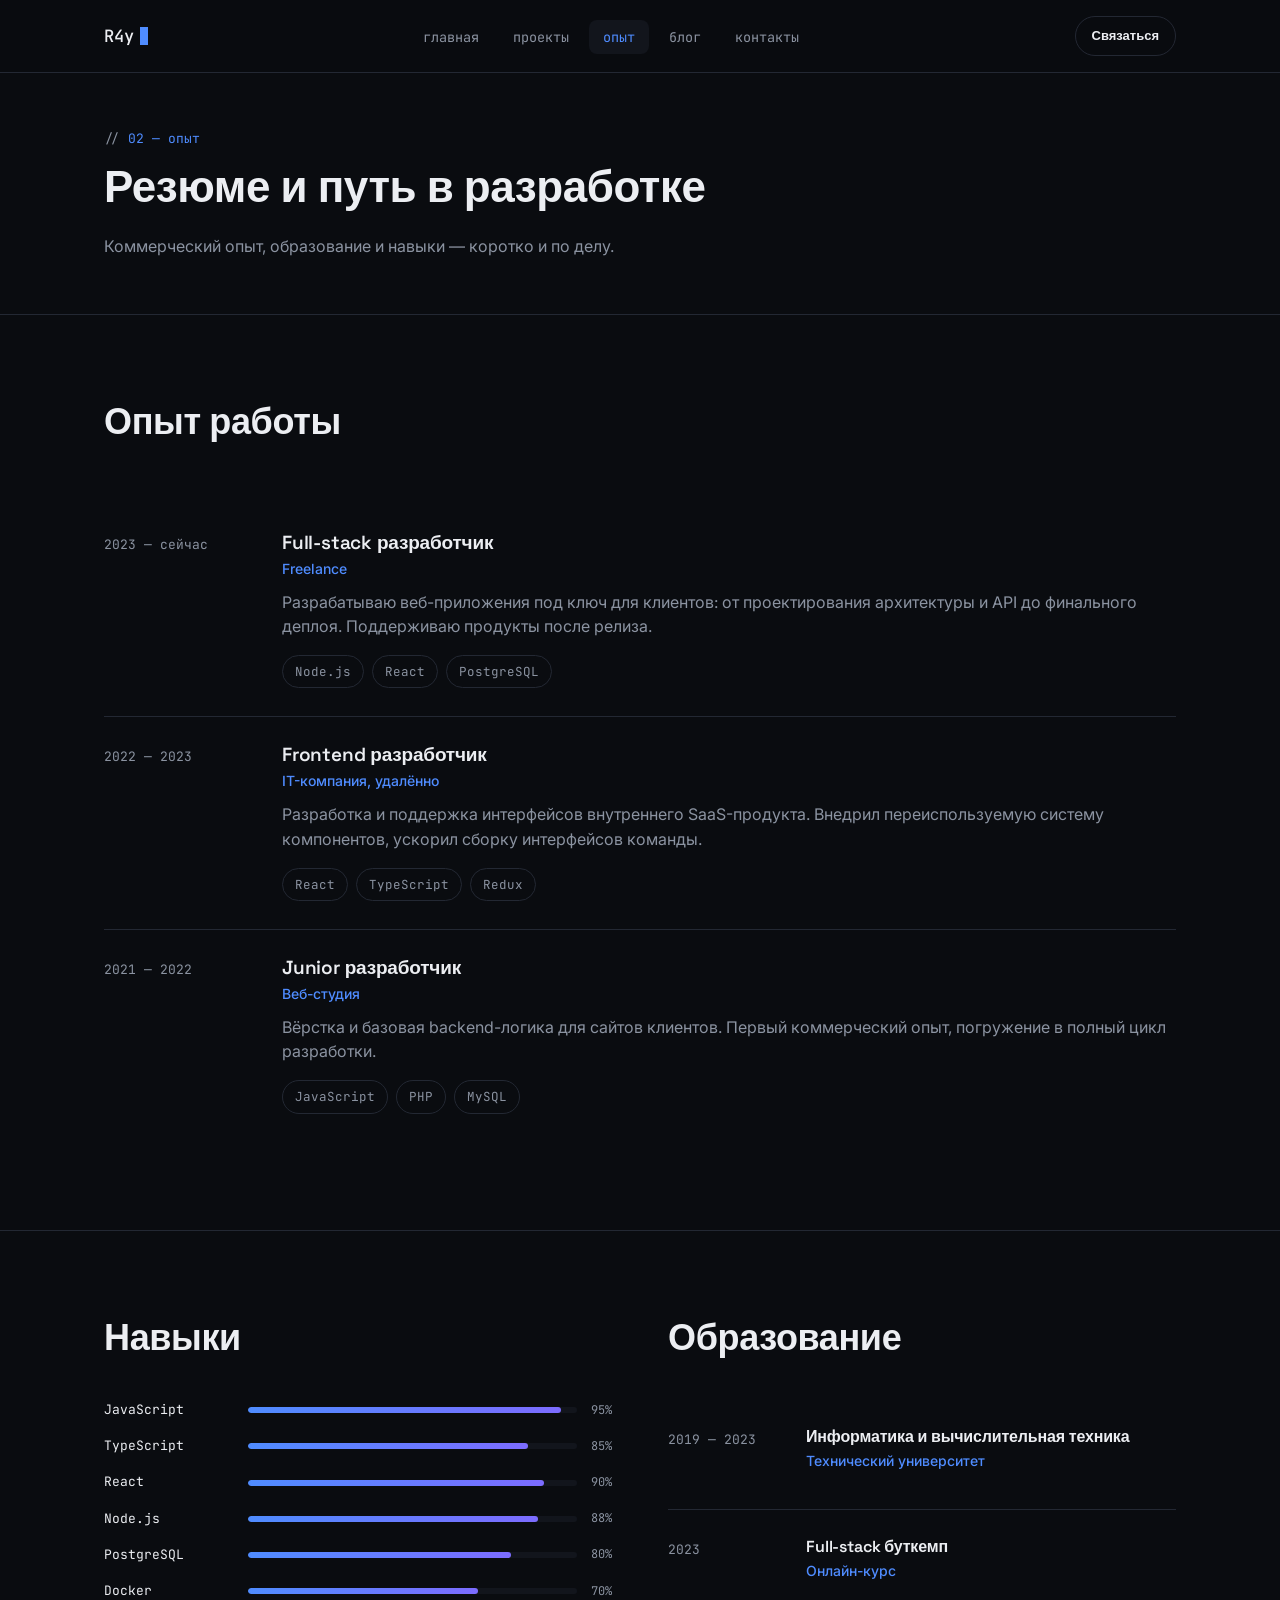
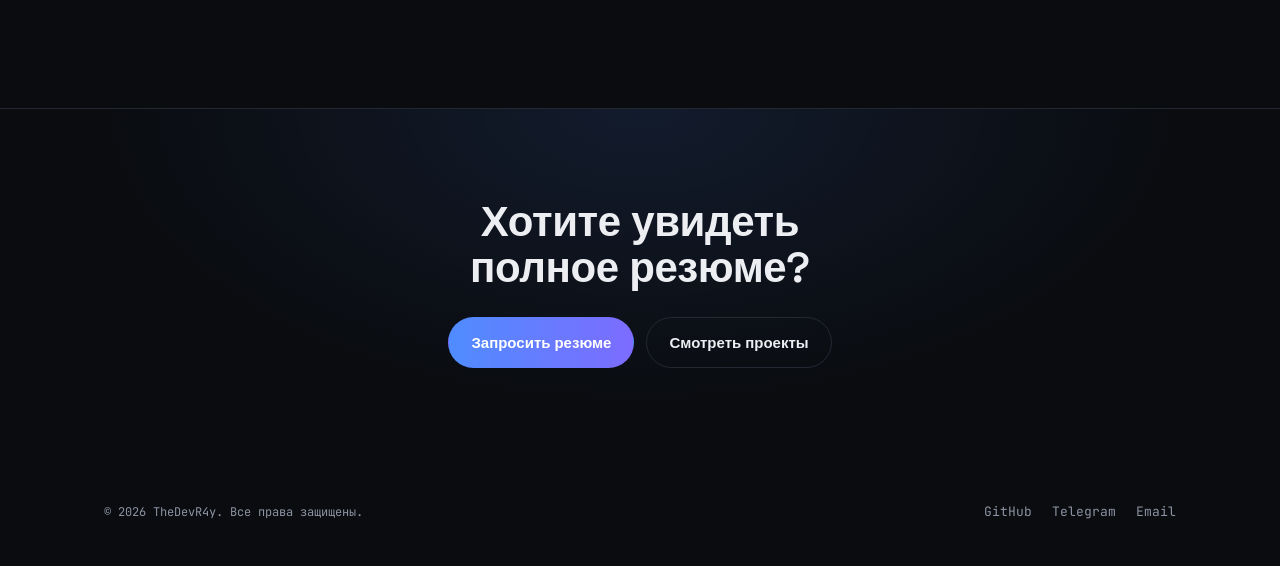
<file: resume.html>
<!DOCTYPE html>
<html lang="ru">
<head>
<meta charset="UTF-8">
<meta name="viewport" content="width=device-width, initial-scale=1.0">
<title>Опыт — TheDevR4y</title>
<meta name="description" content="Опыт работы, образование и навыки TheDevR4y — full-stack разработчика.">
<link rel="stylesheet" href="assets/style.css">
</head>
<body>

<header class="site-header">
  <div class="wrap">
    <a href="index.html" class="logo">R4y<span class="cursor"></span></a>
    <nav class="main-nav" id="main-nav">
      <ul>
        <li><a href="index.html">главная</a></li>
        <li><a href="projects.html">проекты</a></li>
        <li><a href="resume.html">опыт</a></li>
        <li><a href="blog.html">блог</a></li>
        <li><a href="contact.html">контакты</a></li>
      </ul>
    </nav>
    <div class="header-actions">
      <a href="contact.html" class="btn btn-ghost btn-sm">Связаться</a>
      <button class="nav-toggle" aria-label="Меню" aria-expanded="false">☰</button>
    </div>
  </div>
</header>

<section class="page-hero">
  <div class="wrap">
    <div class="eyebrow">02 — опыт</div>
    <h1>Резюме и путь в разработке</h1>
    <p style="max-width:60ch">Коммерческий опыт, образование и навыки — коротко и по делу.</p>
  </div>
</section>

<section>
  <div class="wrap">
    <div class="section-head">
      <h2>Опыт работы</h2>
    </div>
    <div class="timeline">
      <div class="tl-item reveal">
        <div class="tl-date mono">2023 — сейчас</div>
        <div>
          <h3 class="tl-role">Full-stack разработчик</h3>
          <span class="tl-org">Freelance</span>
          <p>Разрабатываю веб-приложения под ключ для клиентов: от проектирования архитектуры и API до финального деплоя. Поддерживаю продукты после релиза.</p>
          <div class="tl-tags"><span class="tag">Node.js</span><span class="tag">React</span><span class="tag">PostgreSQL</span></div>
        </div>
      </div>
      <div class="tl-item reveal">
        <div class="tl-date mono">2022 — 2023</div>
        <div>
          <h3 class="tl-role">Frontend разработчик</h3>
          <span class="tl-org">IT-компания, удалённо</span>
          <p>Разработка и поддержка интерфейсов внутреннего SaaS-продукта. Внедрил переиспользуемую систему компонентов, ускорил сборку интерфейсов команды.</p>
          <div class="tl-tags"><span class="tag">React</span><span class="tag">TypeScript</span><span class="tag">Redux</span></div>
        </div>
      </div>
      <div class="tl-item reveal">
        <div class="tl-date mono">2021 — 2022</div>
        <div>
          <h3 class="tl-role">Junior разработчик</h3>
          <span class="tl-org">Веб-студия</span>
          <p>Вёрстка и базовая backend-логика для сайтов клиентов. Первый коммерческий опыт, погружение в полный цикл разработки.</p>
          <div class="tl-tags"><span class="tag">JavaScript</span><span class="tag">PHP</span><span class="tag">MySQL</span></div>
        </div>
      </div>
    </div>
  </div>
</section>

<section>
  <div class="wrap two-col">
    <div class="reveal">
      <div class="section-head" style="margin-bottom:24px;"><h2>Навыки</h2></div>
      <div class="skill-bars">
        <div class="skill-row"><span class="name">JavaScript</span><div class="bar"><span data-pct="95"></span></div><span class="pct">95%</span></div>
        <div class="skill-row"><span class="name">TypeScript</span><div class="bar"><span data-pct="85"></span></div><span class="pct">85%</span></div>
        <div class="skill-row"><span class="name">React</span><div class="bar"><span data-pct="90"></span></div><span class="pct">90%</span></div>
        <div class="skill-row"><span class="name">Node.js</span><div class="bar"><span data-pct="88"></span></div><span class="pct">88%</span></div>
        <div class="skill-row"><span class="name">PostgreSQL</span><div class="bar"><span data-pct="80"></span></div><span class="pct">80%</span></div>
        <div class="skill-row"><span class="name">Docker</span><div class="bar"><span data-pct="70"></span></div><span class="pct">70%</span></div>
      </div>
    </div>
    <div class="reveal">
      <div class="section-head" style="margin-bottom:24px;"><h2>Образование</h2></div>
      <div class="timeline">
        <div class="tl-item" style="grid-template-columns:110px 1fr;">
          <div class="tl-date mono">2019 — 2023</div>
          <div>
            <h3 class="tl-role" style="font-size:16px;">Информатика и вычислительная техника</h3>
            <span class="tl-org">Технический университет</span>
          </div>
        </div>
        <div class="tl-item" style="grid-template-columns:110px 1fr;">
          <div class="tl-date mono">2023</div>
          <div>
            <h3 class="tl-role" style="font-size:16px;">Full-stack буткемп</h3>
            <span class="tl-org">Онлайн-курс</span>
          </div>
        </div>
      </div>
    </div>
  </div>
</section>

<section class="cta">
  <div class="wrap">
    <h2>Хотите увидеть полное резюме?</h2>
    <div class="cta-actions">
      <a href="contact.html" class="btn btn-primary">Запросить резюме</a>
      <a href="projects.html" class="btn btn-ghost">Смотреть проекты</a>
    </div>
  </div>
</section>

<footer class="site-footer">
  <div class="wrap footer-grid">
    <span class="copyright">© 2026 TheDevR4y. Все права защищены.</span>
    <div class="footer-links">
      <a href="https://github.com" target="_blank" rel="noopener">GitHub</a>
      <a href="https://t.me" target="_blank" rel="noopener">Telegram</a>
      <a href="mailto:hello@thedevr4y.dev">Email</a>
    </div>
  </div>
</footer>

<script src="assets/script.js"></script>
</body>
</html>
</file>
<file: assets/style.css>
/* ============================================================
   TheDevR4y — portfolio
   Tokens
   bg        #0A0C10   near-black, faint blue undertone
   bg-elev   #12151C   card surface
   bg-elev-2 #171B24   hover surface
   line      #232833   hairline borders
   text      #ECEEF2   primary text
   text-dim  #8B93A1   secondary text
   accent    #4F8CFF   ray blue (primary)
   accent-2  #7C6CFF   ray violet (gradient mid)
   accent-3  #FFB454   ray amber (rare highlight)
   ok        #5EEAD4   status / success accent
   Type: display = Space Grotesk, body = Inter, mono = JetBrains Mono
   ============================================================ */

@import url('https://fonts.googleapis.com/css2?family=Space+Grotesk:wght@500;600;700&family=Inter:wght@400;500;600&family=JetBrains+Mono:wght@400;500&display=swap');

:root{
  --bg:#0A0C10;
  --bg-elev:#12151C;
  --bg-elev-2:#171B24;
  --line:#232833;
  --text:#ECEEF2;
  --text-dim:#8B93A1;
  --accent:#4F8CFF;
  --accent-2:#7C6CFF;
  --accent-3:#FFB454;
  --ok:#5EEAD4;
  --radius:14px;
  --maxw:1120px;
}

*{box-sizing:border-box;}
html{scroll-behavior:smooth;}
body{
  margin:0;
  background:var(--bg);
  color:var(--text);
  font-family:'Inter',system-ui,sans-serif;
  font-size:16px;
  line-height:1.55;
  -webkit-font-smoothing:antialiased;
}
h1,h2,h3,h4{
  font-family:'Space Grotesk',sans-serif;
  font-weight:600;
  line-height:1.1;
  margin:0 0 .5em;
  letter-spacing:-0.01em;
}
p{margin:0 0 1em;color:var(--text-dim);}
a{color:inherit;text-decoration:none;}
ul{margin:0;padding:0;list-style:none;}
img{max-width:100%;display:block;}
.mono{font-family:'JetBrains Mono',monospace;}
:focus-visible{outline:2px solid var(--accent);outline-offset:3px;}
@media (prefers-reduced-motion: reduce){
  *{animation-duration:.001ms !important;animation-iteration-count:1 !important;transition-duration:.001ms !important;scroll-behavior:auto !important;}
}

.wrap{max-width:var(--maxw);margin:0 auto;padding:0 24px;}
.eyebrow{
  font-family:'JetBrains Mono',monospace;
  font-size:13px;
  color:var(--accent);
  display:flex;align-items:center;gap:8px;
  margin-bottom:14px;
  text-transform:none;
}
.eyebrow::before{content:'//';color:var(--text-dim);}

/* ---------- buttons ---------- */
.btn{
  display:inline-flex;align-items:center;gap:8px;
  padding:13px 22px;border-radius:999px;
  font-family:'Space Grotesk',sans-serif;font-weight:600;font-size:15px;
  border:1px solid transparent;cursor:pointer;transition:transform .15s ease, background .2s ease, border-color .2s ease;
}
.btn-primary{background:linear-gradient(90deg,var(--accent),var(--accent-2));color:#fff;}
.btn-primary:hover{transform:translateY(-2px);}
.btn-ghost{border-color:var(--line);color:var(--text);}
.btn-ghost:hover{border-color:var(--accent);color:var(--accent);}
.btn-sm{padding:9px 16px;font-size:13px;}

/* ---------- header ---------- */
.site-header{
  position:sticky;top:0;z-index:50;
  background:rgba(10,12,16,.82);
  backdrop-filter:blur(10px);
  border-bottom:1px solid var(--line);
}
.site-header .wrap{
  display:flex;align-items:center;justify-content:space-between;
  height:72px;
}
.logo{
  font-family:'JetBrains Mono',monospace;
  font-size:17px;font-weight:500;color:var(--text);
  display:flex;align-items:center;gap:2px;
}
.logo .cursor{
  display:inline-block;width:8px;height:18px;background:var(--accent);
  margin-left:4px;animation:blink 1.1s steps(1) infinite;
}
@keyframes blink{0%,49%{opacity:1;}50%,100%{opacity:0;}}
nav.main-nav ul{display:flex;gap:6px;}
nav.main-nav a{
  font-family:'JetBrains Mono',monospace;font-size:13.5px;color:var(--text-dim);
  padding:8px 14px;border-radius:8px;transition:color .2s, background .2s;
}
nav.main-nav a:hover,nav.main-nav a.active{color:var(--text);background:var(--bg-elev);}
nav.main-nav a.active{color:var(--accent);}
.nav-toggle{display:none;background:none;border:1px solid var(--line);border-radius:8px;padding:8px;color:var(--text);}
.header-actions{display:flex;align-items:center;gap:14px;}

@media (max-width:860px){
  nav.main-nav{
    position:fixed;inset:72px 0 0 0;background:var(--bg);
    display:none;flex-direction:column;padding:20px 24px;border-top:1px solid var(--line);
  }
  nav.main-nav.open{display:flex;}
  nav.main-nav ul{flex-direction:column;gap:4px;}
  nav.main-nav a{display:block;padding:14px;font-size:16px;}
  .nav-toggle{display:block;}
  .header-actions .btn-ghost{display:none;}
}

/* ---------- hero ---------- */
.hero{
  position:relative;overflow:hidden;
  padding:96px 0 80px;
  border-bottom:1px solid var(--line);
}
.hero::before{
  content:'';position:absolute;top:-30%;right:-15%;width:60%;height:160%;
  background:linear-gradient(120deg,var(--accent) 0%,var(--accent-2) 45%,var(--accent-3) 100%);
  filter:blur(120px);opacity:.16;
  transform:rotate(12deg);
  pointer-events:none;
}
.hero-grid{display:grid;grid-template-columns:1.1fr .9fr;gap:56px;align-items:center;position:relative;}
.hero h1{font-size:clamp(34px,5vw,58px);}
.hero h1 .grad{
  background:linear-gradient(90deg,var(--accent),var(--accent-2) 60%,var(--accent-3));
  -webkit-background-clip:text;background-clip:text;color:transparent;
}
.hero-lede{font-size:17px;max-width:46ch;}
.hero-actions{display:flex;gap:12px;margin-top:28px;flex-wrap:wrap;}
.hero-tags{display:flex;flex-wrap:wrap;gap:8px;margin-top:36px;}
.tag{
  font-family:'JetBrains Mono',monospace;font-size:12.5px;color:var(--text-dim);
  border:1px solid var(--line);padding:6px 12px;border-radius:999px;
}

/* terminal card */
.terminal{
  background:var(--bg-elev);border:1px solid var(--line);border-radius:var(--radius);
  overflow:hidden;box-shadow:0 30px 60px -20px rgba(0,0,0,.6);
}
.terminal-bar{
  display:flex;align-items:center;gap:8px;padding:12px 16px;border-bottom:1px solid var(--line);
  background:var(--bg-elev-2);
}
.terminal-bar span{width:10px;height:10px;border-radius:50%;background:var(--line);}
.terminal-bar span:nth-child(1){background:#FF5F57;}
.terminal-bar span:nth-child(2){background:#FEBC2E;}
.terminal-bar span:nth-child(3){background:#28C840;}
.terminal-bar .fname{margin-left:8px;font-family:'JetBrains Mono',monospace;font-size:12px;color:var(--text-dim);}
.terminal-body{padding:22px 20px;font-family:'JetBrains Mono',monospace;font-size:13.5px;color:var(--text-dim);min-height:210px;}
.terminal-body .ln{color:#5C6472;margin-right:14px;user-select:none;}
.terminal-body .kw{color:var(--accent-2);}
.terminal-body .str{color:var(--ok);}
.terminal-body .fn{color:var(--accent);}
.terminal-body .cmt{color:#5C6472;}
.type-caret{display:inline-block;width:7px;height:15px;background:var(--accent-3);vertical-align:middle;animation:blink 1s steps(1) infinite;}

/* ---------- sections ---------- */
section{padding:88px 0;border-bottom:1px solid var(--line);}
section:last-of-type{border-bottom:none;}
.section-head{display:flex;justify-content:space-between;align-items:flex-end;gap:24px;margin-bottom:44px;flex-wrap:wrap;}
.section-head h2{font-size:clamp(26px,3.4vw,36px);max-width:20ch;}
.section-head p{max-width:40ch;margin:0;}

/* ---------- stack grid ---------- */
.stack-grid{display:grid;grid-template-columns:repeat(auto-fit,minmax(150px,1fr));gap:14px;}
.stack-item{
  background:var(--bg-elev);border:1px solid var(--line);border-radius:12px;
  padding:18px;transition:border-color .2s,transform .2s;
}
.stack-item:hover{border-color:var(--accent);transform:translateY(-3px);}
.stack-item .cat{font-family:'JetBrains Mono',monospace;font-size:11px;color:var(--accent);margin-bottom:8px;display:block;}
.stack-item .name{font-weight:600;font-size:15px;color:var(--text);}

/* ---------- cards / projects ---------- */
.project-grid{display:grid;grid-template-columns:repeat(2,1fr);gap:22px;}
.project-card{
  background:var(--bg-elev);border:1px solid var(--line);border-radius:var(--radius);
  overflow:hidden;display:flex;flex-direction:column;transition:border-color .2s,transform .2s;
}
.project-card:hover{border-color:var(--accent);transform:translateY(-4px);}
.project-thumb{
  aspect-ratio:16/10;background:linear-gradient(135deg,var(--bg-elev-2),var(--bg));
  display:flex;align-items:center;justify-content:center;position:relative;border-bottom:1px solid var(--line);
}
.project-thumb .glyph{font-family:'Space Grotesk';font-weight:700;font-size:42px;color:var(--line);}
.project-body{padding:22px;display:flex;flex-direction:column;gap:10px;flex:1;}
.project-body h3{font-size:19px;margin:0;}
.project-meta{display:flex;flex-wrap:wrap;gap:8px;margin-top:auto;padding-top:6px;}
.project-link{margin-top:8px;font-family:'JetBrains Mono',monospace;font-size:13px;color:var(--accent);display:inline-flex;gap:6px;align-items:center;}
.project-link:hover{text-decoration:underline;}
.project-card.featured{grid-column:1 / -1;}
.project-card.featured .project-thumb{aspect-ratio:auto;height:260px;}

/* ---------- timeline (resume) ---------- */
.timeline{display:flex;flex-direction:column;gap:0;}
.tl-item{
  display:grid;grid-template-columns:150px 1fr;gap:28px;padding:28px 0;border-top:1px solid var(--line);
}
.tl-item:first-child{border-top:none;}
.tl-date{font-family:'JetBrains Mono',monospace;font-size:13px;color:var(--text-dim);padding-top:2px;}
.tl-role{font-size:19px;margin-bottom:4px;}
.tl-org{color:var(--accent);font-weight:500;font-size:14px;margin-bottom:10px;display:block;}
.tl-tags{display:flex;flex-wrap:wrap;gap:8px;margin-top:12px;}

.skill-bars{display:flex;flex-direction:column;gap:16px;}
.skill-row{display:grid;grid-template-columns:130px 1fr auto;align-items:center;gap:14px;}
.skill-row .name{font-family:'JetBrains Mono',monospace;font-size:13px;}
.bar{height:6px;border-radius:4px;background:var(--bg-elev);overflow:hidden;}
.bar > span{display:block;height:100%;background:linear-gradient(90deg,var(--accent),var(--accent-2));border-radius:4px;}
.skill-row .pct{font-family:'JetBrains Mono',monospace;font-size:12px;color:var(--text-dim);}

/* ---------- two-col layout ---------- */
.two-col{display:grid;grid-template-columns:1fr 1fr;gap:56px;}
.about-photo{
  aspect-ratio:4/5;border-radius:var(--radius);
  background:linear-gradient(150deg,var(--bg-elev-2),var(--bg));
  border:1px solid var(--line);
  display:flex;align-items:center;justify-content:center;
  overflow:hidden;position:relative;
}
.about-photo::after{
  content:'';position:absolute;inset:0;
  background:linear-gradient(160deg,transparent 40%,var(--accent) 200%);
  opacity:.25;
}
.about-photo .initials{font-family:'Space Grotesk';font-weight:700;font-size:96px;color:var(--line);}
.stat-row{display:flex;gap:36px;margin-top:28px;flex-wrap:wrap;}
.stat b{display:block;font-family:'Space Grotesk';font-size:28px;color:var(--text);}
.stat span{font-family:'JetBrains Mono',monospace;font-size:12px;color:var(--text-dim);}

/* ---------- blog ---------- */
.blog-grid{display:grid;grid-template-columns:repeat(3,1fr);gap:22px;}
.post-card{
  background:var(--bg-elev);border:1px solid var(--line);border-radius:var(--radius);
  padding:22px;display:flex;flex-direction:column;gap:10px;transition:border-color .2s,transform .2s;
}
.post-card:hover{border-color:var(--accent);transform:translateY(-4px);}
.post-tag{font-family:'JetBrains Mono',monospace;font-size:11px;color:var(--accent-3);}
.post-card h3{font-size:18px;margin:0;}
.post-meta{font-family:'JetBrains Mono',monospace;font-size:12px;color:var(--text-dim);display:flex;gap:10px;margin-top:auto;padding-top:10px;}
.post-featured{
  display:grid;grid-template-columns:1fr 1fr;gap:0;
  background:var(--bg-elev);border:1px solid var(--line);border-radius:var(--radius);overflow:hidden;margin-bottom:22px;
}
.post-featured .ph{background:linear-gradient(135deg,var(--bg-elev-2),var(--bg));display:flex;align-items:center;justify-content:center;}
.post-featured .pf-body{padding:34px;display:flex;flex-direction:column;justify-content:center;}

article.post-content{max-width:72ch;margin:0 auto;}
article.post-content h2{margin-top:1.6em;font-size:26px;}
article.post-content p{color:var(--text);color:#C7CCD4;}
article.post-content pre{
  background:var(--bg-elev);border:1px solid var(--line);border-radius:10px;
  padding:18px;overflow-x:auto;font-family:'JetBrains Mono',monospace;font-size:13px;color:var(--ok);
}
article.post-content blockquote{
  border-left:3px solid var(--accent);margin:0;padding:4px 0 4px 20px;color:var(--text-dim);font-style:italic;
}

/* ---------- contact ---------- */
.contact-grid{display:grid;grid-template-columns:.9fr 1.1fr;gap:56px;}
.contact-list{display:flex;flex-direction:column;gap:16px;margin-top:28px;}
.contact-list a{
  display:flex;align-items:center;justify-content:space-between;
  padding:16px 18px;border:1px solid var(--line);border-radius:12px;
  font-family:'JetBrains Mono',monospace;font-size:14px;transition:border-color .2s,background .2s;
}
.contact-list a:hover{border-color:var(--accent);background:var(--bg-elev);}
.field{margin-bottom:18px;display:flex;flex-direction:column;gap:8px;}
.field label{font-family:'JetBrains Mono',monospace;font-size:12.5px;color:var(--text-dim);}
.field input,.field textarea{
  background:var(--bg-elev);border:1px solid var(--line);border-radius:10px;
  padding:13px 15px;color:var(--text);font-family:'Inter',sans-serif;font-size:14.5px;resize:vertical;
}
.field input:focus,.field textarea:focus{border-color:var(--accent);outline:none;}
.form-note{font-family:'JetBrains Mono',monospace;font-size:12px;color:var(--text-dim);margin-top:10px;}

/* ---------- CTA / footer ---------- */
.cta{
  text-align:center;padding:90px 0;
  background:radial-gradient(60% 120% at 50% 0%,rgba(79,140,255,.12),transparent 70%);
}
.cta h2{font-size:clamp(28px,4vw,42px);max-width:16ch;margin:0 auto 16px;}
.cta-actions{display:flex;justify-content:center;gap:12px;margin-top:26px;flex-wrap:wrap;}

.site-footer{padding:44px 0;}
.footer-grid{display:flex;justify-content:space-between;align-items:center;flex-wrap:wrap;gap:16px;}
.footer-links{display:flex;gap:20px;}
.footer-links a{font-family:'JetBrains Mono',monospace;font-size:13px;color:var(--text-dim);}
.footer-links a:hover{color:var(--accent);}
.copyright{font-family:'JetBrains Mono',monospace;font-size:12px;color:var(--text-dim);}

.page-hero{padding:56px 0 40px;border-bottom:1px solid var(--line);}
.page-hero h1{font-size:clamp(30px,4.4vw,44px);}
.breadcrumb{font-family:'JetBrains Mono',monospace;font-size:12.5px;color:var(--text-dim);margin-bottom:18px;}
.breadcrumb a{color:var(--accent);}

/* ---------- responsive ---------- */
@media (max-width:900px){
  .hero-grid,.two-col,.contact-grid{grid-template-columns:1fr;}
  .project-grid{grid-template-columns:1fr;}
  .blog-grid{grid-template-columns:1fr 1fr;}
  .post-featured{grid-template-columns:1fr;}
  .tl-item{grid-template-columns:1fr;gap:8px;}
}
@media (max-width:560px){
  .blog-grid{grid-template-columns:1fr;}
  .skill-row{grid-template-columns:90px 1fr auto;}
  section{padding:60px 0;}
}
</file>
